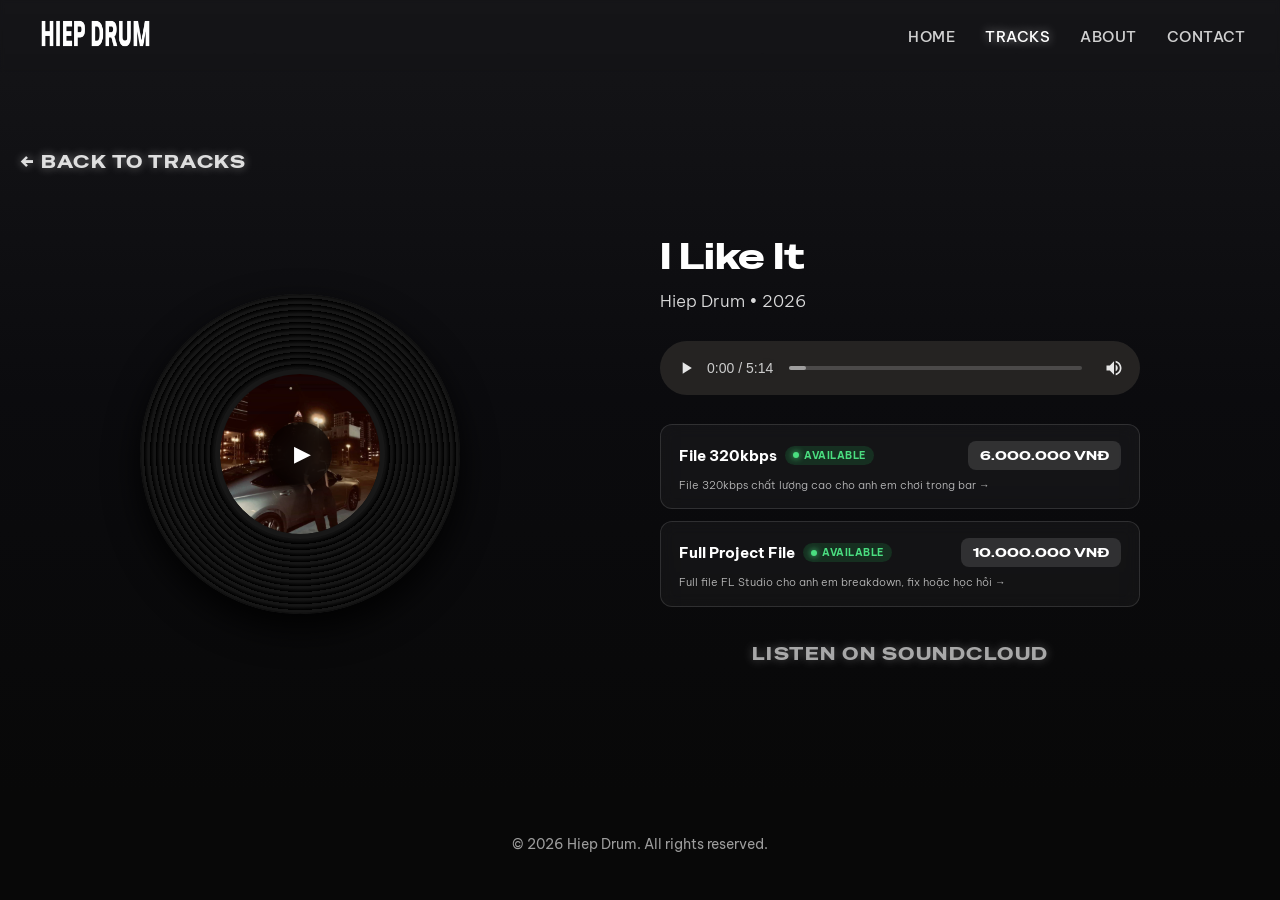
<file: track-detail.html>
<!DOCTYPE html>
<html lang="en">
<head>
    <meta charset="UTF-8">
    <meta name="viewport" content="width=device-width, initial-scale=1.0, viewport-fit=cover">
    <title id="pageTitle">Track | HIEP DRUM</title>
    
    <!-- Google Fonts -->
    <link rel="preconnect" href="https://fonts.googleapis.com">
    <link rel="preconnect" href="https://fonts.gstatic.com" crossorigin>
    <link href="https://fonts.googleapis.com/css2?family=Be+Vietnam+Pro:wght@300;400;500;600;700&family=Special+Gothic+Expanded+One&display=swap" rel="stylesheet">
    
    <link rel="stylesheet" href="style.css">
    <script src="script.js" defer></script>
</head>
<body>

    <!-- Header / Navbar -->
    <header class="header tracks-header">
        <div class="navbar-wrapper">
            <div class="container navbar">
                <div class="logo">
                    <a href="index.html#home"><img src="images/logo.png" alt="Hiep Drum Logo" width="120"></a>
                </div>
                <nav>
                    <ul>
                        <li><a href="index.html#home">Home</a></li>
                        <li><a href="tracks.html" class="active">Tracks</a></li>
                        <li><a href="index.html#about">About</a></li>
                        <li><a href="index.html#contact">Contact</a></li>
                    </ul>
                </nav>
            </div>
        </div>
    </header>

    <!-- Track Detail Section -->
    <main class="all-tracks-page">
        <div class="container">
            <div class="back-home-container" style="text-align: left; margin-bottom: 30px;">
                <a href="tracks.html" class="tracks-btn">&larr; Back to Tracks</a>
            </div>

            <div class="about-container track-detail-container">
    
                <!-- Vinyl Disc Player Display -->
                <div class="vinyl-player-wrapper">
                    <div class="vinyl-record" id="vinylRecord">
                        <div class="vinyl-grooves"></div>
                        <div class="record-center-label">
                            <img id="trackCover" src="" alt="Cover" class="record-cover">
                            <div class="record-hole"></div>
                        </div>
                    </div>
                    <button class="vinyl-play-btn" id="vinylPlayBtn" type="button" aria-label="Toggle Play">&#9654;</button>
                </div>
                
                <!-- Song Details & Streaming Player -->
                <div class="about-text track-detail-info">
                    <h1 class="track-title" id="trackTitle">Loading...</h1>
                    <p class="track-subtitle" id="trackArtist">Hiep Drum &bull; 2026</p>

                    <div class="audio-player-container">
                        <audio id="trackAudio" controls controlsList="nodownload noplaybackrate">
                            <source id="audioSource" src="" type="audio/mpeg">
                            Your browser does not support the audio element.
                        </audio>
                    </div>

                    <!-- Track Offer Cards -->
                    <div class="track-offer-box">
                        <a href="index.html#contact" class="offer-item clickable-offer">
                            <div class="offer-header">
                                <div class="offer-title-group">
                                    <span class="offer-tag">File 320kbps</span>
                                    <span class="status-badge available">AVAILABLE</span>
                                </div>
                                <span class="offer-price" id="price320">-</span>
                            </div>
                            <p class="offer-desc">File 320kbps chất lượng cao cho anh em chơi trong bar &rarr;</p>
                        </a>

                        <a href="index.html#contact" class="offer-item clickable-offer">
                            <div class="offer-header">
                                <div class="offer-title-group">
                                    <span class="offer-tag">Full Project File</span>
                                    <span class="status-badge available">AVAILABLE</span>
                                </div>
                                <span class="offer-price" id="priceProject">-</span>
                            </div>
                            <p class="offer-desc">Full file FL Studio cho anh em breakdown, fix hoặc học hỏi &rarr;</p>
                        </a>
                    </div>

                    <div class="social-links">
                        <a id="soundcloudLink" href="#" target="_blank" rel="noopener noreferrer" class="tracks-btn">
                            Listen on SoundCloud
                        </a>
                    </div>
                </div>
            </div>
        </div>
    </main>

    <!-- Footer -->
    <footer class="copyright">
        <p>&copy; 2026 Hiep Drum. All rights reserved.</p>
    </footer>

</body>
</html>
</file>
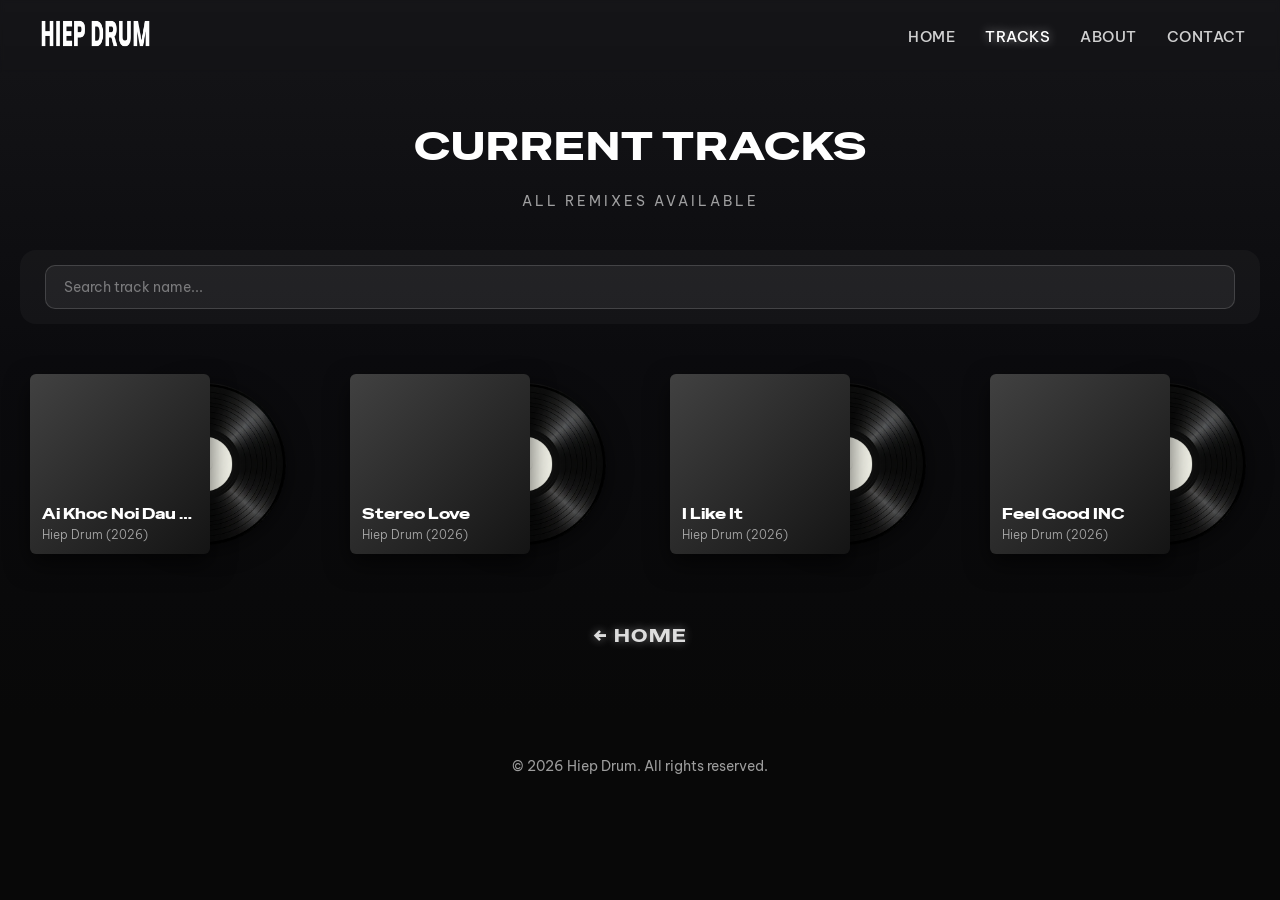
<file: tracks.html>
<!DOCTYPE html>
<html lang="en">
<head>
    <meta charset="UTF-8">
    <meta name="viewport" content="width=device-width, initial-scale=1.0, viewport-fit=cover">
    <title>All Tracks | HIEP DRUM</title>
    
    <!-- Google Fonts -->
    <link rel="preconnect" href="https://fonts.googleapis.com">
    <link rel="preconnect" href="https://fonts.gstatic.com" crossorigin>
    <link href="https://fonts.googleapis.com/css2?family=Be+Vietnam+Pro:wght@300;400;500;600;700&family=Special+Gothic+Expanded+One&display=swap" rel="stylesheet">
    
    <link rel="stylesheet" href="style.css">
</head>
<body>

    <!-- Header / Navbar -->
    <header class="header tracks-header">
        <div class="navbar-wrapper">
            <div class="container navbar">
                <div class="logo">
                    <a href="index.html#home"><img src="images/logo.png" alt="Hiep Drum Logo" width="120"></a>
                </div>
                <nav>
                    <ul>
                        <li><a href="index.html#home">Home</a></li>
                        <li><a href="tracks.html" class="active">Tracks</a></li>
                        <li><a href="index.html#about">About</a></li>
                        <li><a href="index.html#contact">Contact</a></li>
                    </ul>
                </nav>
            </div>
        </div>
    </header>

    <!-- Main All Tracks Content -->
    <main class="all-tracks-page">
        <div class="container">
            <div class="page-title-box">
                <h1 class="section-title">CURRENT TRACKS</h1>
                <p class="subtitle">ALL REMIXES AVAILABLE</p>
            </div>

            <!-- Search Bar -->
            <div class="tracks-filter-bar">
                <input type="text" id="trackSearch" placeholder="Search track name..." onkeyup="filterTracks()">
            </div>

            <!-- Full Tracks Grid -->
            <div class="tracks-page-grid" id="allTracksGrid">

                <!-- Track 1 -->
                <div class="vinyl-card track-item" data-title="ai khoc noi dau nay">
                    <a href="track-detail.html?track=ai-khoc-noi-dau-nay" class="vinyl-card-link">
                        <div class="sleeve">
                            <h3>Ai Khoc Noi Dau Nay</h3>
                            <p>Hiep Drum (2026)</p>
                        </div>
                        <img src="images/disc.png" alt="Ai Khoc Noi Dau Nay Disc" class="disc">
                    </a>
                </div>

                <!-- Track 2 -->
                <div class="vinyl-card track-item" data-title="stereo love">
                    <a href="track-detail.html?track=stereo-love" class="vinyl-card-link">
                        <div class="sleeve">
                            <h3>Stereo Love</h3>
                            <p>Hiep Drum (2026)</p>
                        </div>
                        <img src="images/disc.png" alt="Stereo Love Disc" class="disc">
                    </a>
                </div>

                <!-- Track 3 -->
                <div class="vinyl-card track-item" data-title="i like it">
                    <a href="track-detail.html?track=i-like-it" class="vinyl-card-link">
                        <div class="sleeve">
                            <h3>I Like It</h3>
                            <p>Hiep Drum (2026)</p>
                        </div>
                        <img src="images/disc.png" alt="I Like It Disc" class="disc">
                    </a>
                </div>

                <!-- Track 4 -->
                <div class="vinyl-card track-item" data-title="feel good inc">
                    <a href="track-detail.html?track=feel-good-inc" class="vinyl-card-link">
                        <div class="sleeve">
                            <h3>Feel Good INC</h3>
                            <p>Hiep Drum (2026)</p>
                        </div>
                        <img src="images/disc.png" alt="Feel Good INC Disc" class="disc">
                    </a>
                </div>
                
            </div>

            <div class="back-home-container">
                <a href="index.html#home" class="tracks-btn">&larr; Home</a>
            </div>
        </div>
    </main>

    <!-- Footer -->
    <footer class="copyright">
        <p>&copy; 2026 Hiep Drum. All rights reserved.</p>
    </footer>

    <!-- Interactive Track Filtering Script -->
    <script>
        function filterTracks() {
            const input = document.getElementById('trackSearch').value.toLowerCase();
            const grid = document.getElementById('allTracksGrid');
            const items = grid.getElementsByClassName('track-item');

            for (let i = 0; i < items.length; i++) {
                const title = items[i].getAttribute('data-title');
                if (title.includes(input)) {
                    items[i].style.display = "";
                } else {
                    items[i].style.display = "none";
                }
            }
        }
    </script>
</body>
</html>
</file>
<file: style.css>
/* --- Global Styles --- */
* {
    margin: 0;
    padding: 0;
    box-sizing: border-box;
}

html {
    scroll-behavior: smooth;
}

body {
    background-color: #080808;
    color: #ffffff;
    font-family: 'Be Vietnam Pro', sans-serif;
    overflow-x: hidden;
}

a {
    text-decoration: none;
    color: inherit;
    transition: all 0.3s ease;
}

.container {
    max-width: 1400px;
    margin: 0 auto;
    padding: 0 20px;
}

/* --- Navigation Header --- */
.header {
    width: 100%;
    min-height: 100vh;
    background: linear-gradient(180deg, rgba(0, 0, 0, 0.4) 0%, #000000b7 80%, #080808 100%), 
                url('images/banner.png') center 25% / cover no-repeat;
    display: flex;
    flex-direction: column;
    justify-content: space-between;
    position: relative;
}

.navbar-wrapper {
    position: fixed;
    top: 0;
    left: 0;
    width: 100%;
    z-index: 1000;
    backdrop-filter: blur(2px);
    -webkit-backdrop-filter: blur(2px);
}

.navbar {
    display: flex;
    align-items: center;
    justify-content: space-between;
    padding: 18px 35px;
}

nav ul {
    display: flex;
    list-style: none;
    gap: 30px;
}

nav ul li a {
    font-size: 15px;
    font-weight: 500;
    letter-spacing: 0.5px;
    color: rgba(255, 255, 255, 0.8);
    text-transform: uppercase;
}

nav ul li a:hover,
nav ul li a.active {
    color: #ffffff;
    text-shadow: 0 0 10px rgba(255, 255, 255, 0.5);
}

/* --- Hero Section --- */
.hero-content {
    flex: 1;
    display: flex;
    align-items: center;
    justify-content: center;
    text-align: center;
    padding-top: 140px;
    padding-bottom: 60px;
}

.hero-text h1 {
    font-family: 'Special Gothic Expanded One', sans-serif;
    font-size: clamp(48px, 8vw, 96px);
    line-height: 1.1;
    letter-spacing: 2px;
    color: #ffffff;
    margin-bottom: 10px;
    text-shadow: 0 0 30px rgba(0, 0, 0, 0.8);
}

.hero-text .subtitle {
    font-size: 18px;
    font-weight: 300;
    letter-spacing: 4px;
    color: rgba(255, 255, 255, 0.7);
    margin-bottom: 50px;
}

.social-links {
    display: flex;
    justify-content: center;
    align-items: center;
    gap: 35px;
}

.social-links a {
    display: flex;
    align-items: center;
    justify-content: center;
    opacity: 0.75;
}

.social-links a img {
    height: 40px;
    width: auto;
    filter: brightness(0) invert(1);
    transition: transform 0.3s ease, filter 0.3s ease;
}

.social-links a[aria-label="TikTok"] img {
    height: 30px;
}

.social-links a:hover {
    opacity: 1;
}

.social-links a:hover img {
    transform: translateY(-4px) scale(1.05);
    filter: brightness(0) invert(1) drop-shadow(0 0 8px rgba(255, 255, 255, 0.6));
}

/* --- Section Titles --- */
.section-title {
    font-family: 'Special Gothic Expanded One', sans-serif;
    font-size: clamp(28px, 4vw, 40px);
    text-align: center;
    margin-bottom: 60px;
    font-weight: 300;
    letter-spacing: 1px;
}

/* --- Featured Tracks --- */
.projects {
    padding-top: 200px;
    padding-bottom: 100px;
}

.tracks-grid {
    display: flex;
    flex-wrap: nowrap;
    justify-content: space-between;
    align-items: center;
    gap: 10px;
    width: 100%;
    margin-bottom: 50px;
}

.vinyl-card {
    position: relative;
    display: flex;
    align-items: center;
    flex: 1 1 25%;
    max-width: 25%;
}

.vinyl-card-link {
    display: flex;
    align-items: center;
    text-decoration: none;
    color: inherit;
    width: 100%;
    cursor: pointer;
}

.sleeve {
    position: relative;
    z-index: 2;
    width: clamp(120px, 15vw, 190px);
    height: clamp(120px, 15vw, 190px);
    background: linear-gradient(135deg, #414141, #141414);
    border-radius: 6px;
    padding: 12px;
    display: flex;
    flex-direction: column;
    justify-content: flex-end;
    box-shadow: 0 10px 25px rgba(0, 0, 0, 0.6);
    flex-shrink: 0;
}

.sleeve h3 {
    font-family: 'Special Gothic Expanded One', sans-serif;
    font-size: clamp(11px, 1.2vw, 15px);
    font-weight: 200;
    color: #ffffff;
    margin-bottom: 4px;
    line-height: 1.2;
    white-space: nowrap;
    overflow: hidden;
    text-overflow: ellipsis;
}

.sleeve p {
    font-size: clamp(9px, 0.9vw, 12px);
    color: rgba(255, 255, 255, 0.6);
    font-weight: 300;
    white-space: nowrap;
    overflow: hidden;
    text-overflow: ellipsis;
}

.disc {
    position: relative;
    z-index: 1;
    width: clamp(110px, 14vw, 180px);
    height: clamp(110px, 14vw, 180px);
    margin-left: clamp(-70px, -8vw, -90px);
    transition: transform 0.4s cubic-bezier(0.25, 1, 0.5, 1);
    filter: drop-shadow(0 4px 12px rgba(0, 0, 0, 0.5));
    flex-shrink: 0;
}

.vinyl-card-link:hover .disc {
    transform: translateX(clamp(15px, 2.5vw, 30px)) rotate(45deg);
}

.cta-container {
    text-align: center;
    margin-top: 30px;
}

.tracks-btn {
    display: inline-flex;
    align-items: center;
    gap: 8px;
    color: #ffffffd7;
    font-family: 'Special Gothic Expanded One', 'Be Vietnam Pro', sans-serif;
    font-size: 18px;
    font-weight: 500;
    letter-spacing: 1.5px;
    text-transform: uppercase;
    padding: 10px 0;
    border: none;
    background: transparent;
    transition: all 0.3s cubic-bezier(0.25, 1, 0.5, 1);
    text-shadow: 0 0 10px rgba(255, 255, 255, 0.4);
}

.tracks-btn:hover {
    color: #ffffff;
    background: transparent;
    transform: translateY(-2px);
    text-shadow: 0 0 18px rgba(255, 255, 255, 0.9), 0 0 30px rgba(255, 255, 255, 0.5);
    letter-spacing: 2px;
}

/* --- About Section --- */
.about {
    padding-top: 100px;
    padding-bottom: 250px;
}

.about-container {
    display: flex;
    align-items: center;
    justify-content: space-between;
    gap: 150px;
}

.about-text {
    flex: 1;
    max-width: 550px;
}

.about-text h2 {
    font-family: 'Special Gothic Expanded One', sans-serif;
    font-size: clamp(28px, 4vw, 36px);
    margin-bottom: 25px;
    font-weight: 300;
}

.about-text p {
    font-size: 17px;
    line-height: 1.8;
    color: rgba(255, 255, 255, 0.85);
    font-weight: 300;
}

.about-img-wrapper {
    flex: 1;
    display: flex;
    justify-content: center;
}

.about-img-wrapper img {
    max-width: 100%;
    width: 420px;
    height: auto;
    border-radius: 16px;
    box-shadow: 0 15px 35px rgba(0, 0, 0, 0.5);
    mask-image: linear-gradient(to bottom, rgba(0, 0, 0, 1) 75%, rgba(0, 0, 0, 0) 100%);
    -webkit-mask-image: linear-gradient(to bottom, rgba(0, 0, 0, 1) 75%, rgba(0, 0, 0, 0) 100%);
    opacity: 0;
    transform: translateY(30px);
    transition: opacity 0.8s ease, transform 0.8s ease;
}

.about-img-wrapper img.visible {
    opacity: 1;
    transform: translateY(0);
}

/* --- Contact Section --- */
.contact {
    min-height: 90vh;
    padding: 70px 20px 50px 20px;
    background: linear-gradient(180deg, #080808 0%, rgba(0,0,0,0.3) 30%, rgba(0,0,0,0.2) 30%, #080808 100%),
                url('images/contact-bg.gif') center/cover no-repeat;
    display: flex;
    flex-direction: column;
    align-items: center;
    justify-content: center;
}

.contact-box {
    width: 100%;
    max-width: 700px;
    padding: 45px;
    background: rgba(18, 18, 18, 0.2);
    border-radius: 20px;
    backdrop-filter: blur(16px);
    -webkit-backdrop-filter: blur(16px);
    box-shadow: 0 20px 40px rgba(0, 0, 0, 0.7);
}

.contact-box h2 {
    font-family: 'Special Gothic Expanded One', sans-serif;
    font-size: 32px;
    text-align: center;
    font-weight: 300;
    margin-bottom: 30px;
}

.input-row {
    display: flex;
    gap: 15px;
    margin-bottom: 15px;
}

.input-row input,
.contact-box textarea {
    width: 100%;
    padding: 16px 20px;
    border: 1px solid rgba(255, 255, 255, 0.15);
    border-radius: 12px;
    background: rgba(255, 255, 255, 0.05);
    color: #ffffff;
    font-size: 15px;
    outline: none;
    font-family: 'Be Vietnam Pro', sans-serif;
    transition: all 0.3s ease;
}

.input-row input::placeholder,
.contact-box textarea::placeholder {
    color: rgba(255, 255, 255, 0.4);
}

.input-row input:focus,
.contact-box textarea:focus {
    border-color: #ffffff;
    background: rgba(255, 255, 255, 0.1);
    box-shadow: 0 0 10px rgba(255, 255, 255, 0.1);
}

.contact-box textarea {
    resize: vertical;
    min-height: 120px;
    margin-bottom: 20px;
}

.contact-box button {
    width: 100%;
    padding: 16px;
    border: none;
    border-radius: 12px;
    background: #ffffff;
    color: #2b2b2b;
    font-weight: 700;
    font-size: 16px;
    cursor: pointer;
    transition: all 0.3s ease;
}

.contact-box button:hover {
    background: #e0e0e0;
    transform: translateY(-2px);
    box-shadow: 0 0 20px rgba(255, 255, 255, 0.4);
    color: #080808;
}

.contact-links {
    display: flex;
    justify-content: center;
    gap: 25px;
    margin-top: 30px;
}

.contact-links a {
    width: 55px;
    height: 55px;
    border-radius: 50%;
    display: flex;
    align-items: center;
    justify-content: center;
    background: rgba(255, 255, 255, 0.08);
    backdrop-filter: blur(8px);
    transition: all 0.3s ease;
}

.contact-links a img {
    height: 26px;
    width: auto;
    filter: brightness(0) invert(1);
}

.contact-links a:hover {
    background: rgba(255, 255, 255, 0.25);
    transform: translateY(-4px);
    box-shadow: 0 0 20px rgba(255, 255, 255, 0.4);
}

/* --- Footer --- */
.copyright {
    padding: 30px 20px;
    text-align: center;
    margin-top: 10px;
}

.copyright p {
    color: rgba(255, 255, 255, 0.6);
    font-size: 14px;
}

/* --- All Tracks Page Styling --- */
.tracks-header {
    min-height: auto;
    background: none;
}

.all-tracks-page {
    padding-top: 120px;
    padding-bottom: 60px;
    background: linear-gradient(180deg, #151518 0%, #0b0b0e 50%, #080808 100%);
    background-size: cover;
    background-repeat: no-repeat;
    min-height: auto;
}

.page-title-box {
    text-align: center;
    margin-bottom: 40px;
}

.page-title-box .subtitle {
    font-size: 14px;
    letter-spacing: 3px;
    color: rgba(255, 255, 255, 0.6);
    margin-top: -40px;
}

/* Filter & Search Bar */
.tracks-filter-bar {
    display: flex;
    justify-content: space-between;
    align-items: center;
    flex-wrap: wrap;
    gap: 20px;
    margin-bottom: 50px;
    background: rgba(255, 255, 255, 0.03);
    padding: 15px 25px;
    border-radius: 16px;
}

.tracks-filter-bar input {
    flex: 1;
    min-width: 220px;
    padding: 12px 18px;
    background: rgba(255, 255, 255, 0.06);
    border: 1px solid rgba(255, 255, 255, 0.15);
    border-radius: 10px;
    color: #ffffff;
    font-size: 14px;
    outline: none;
    font-family: 'Be Vietnam Pro', sans-serif;
}

.tracks-filter-bar input::placeholder {
    color: rgba(255, 255, 255, 0.4);
}

.tracks-page-grid {
    display: grid;
    grid-template-columns: repeat(auto-fill, minmax(280px, 1fr));
    gap: 40px;
    justify-items: center;
    margin-bottom: 60px;
}

.track-item {
    flex: none;
    max-width: 100%;
}

.track-item .sleeve {
    position: relative;
    width: 180px;
    height: 180px;
}

.track-item .disc {
    width: 170px;
    height: 170px;
    margin-left: -90px;
}

.back-home-container {
    text-align: center;
    margin-top: 20px;
    border: none;
    background: transparent;
}

/* Vinyl Container Wrapper */
.vinyl-player-wrapper {
    position: relative;
    width: 320px;
    height: 320px;
    display: flex;
    align-items: center;
    justify-content: center;
}

.vinyl-record {
    position: relative;
    width: 100%;
    height: 100%;
    border-radius: 50%;
    background: #0d0d0d;
    box-shadow: 0 15px 35px rgba(0, 0, 0, 0.9),
                inset 0 0 0 2px rgba(255, 255, 255, 0.08);
    display: flex;
    align-items: center;
    justify-content: center;
    overflow: hidden;
    animation: spinVinyl 3.5s linear infinite;
    animation-play-state: paused;
    transition: transform 0.5s ease;
}

.record-center-label {
    position: relative;
    width: 50%;
    height: 50%;
    border-radius: 50%;
    overflow: hidden;
    z-index: 2;
    box-shadow: 0 0 0 5px #181818, 0 0 15px rgba(0, 0, 0, 0.9);
    display: flex;
    align-items: center;
    justify-content: center;
}

.vinyl-grooves {
    position: absolute;
    top: 0;
    left: 0;
    width: 100%;
    height: 100%;
    border-radius: 50%;
    background: 
        repeating-radial-gradient(
            circle at center,
            #161616 0px,
            #161616 2px,
            #0a0a0a 4px,
            #000000 6px
        ),
        conic-gradient(
            from 30deg at 50% 50%,
            rgba(255, 255, 255, 0.15) 0deg,
            transparent 50deg,
            rgba(255, 255, 255, 0.15) 180deg,
            transparent 230deg,
            rgba(255, 255, 255, 0.15) 360deg
        );
    pointer-events: none;
    z-index: 1;
}

.record-cover {
    width: 100%;
    height: 100%;
    object-fit: cover;
    border-radius: 50%;
}

.record-hole {
    position: absolute;
    top: 50%;
    left: 50%;
    transform: translate(-50%, -50%);
    width: 14px;
    height: 14px;
    background-color: #080808;
    border: 2px solid rgba(255, 255, 255, 0.25);
    border-radius: 50%;
    z-index: 3;
    pointer-events: none;
}

.vinyl-play-btn {
    position: absolute;
    top: 50%;
    left: 50%;
    transform: translate(-50%, -50%);
    z-index: 10;
    width: 64px;
    height: 64px;
    border-radius: 50%;
    border: none;
    background: rgba(0, 0, 0, 0.65);
    backdrop-filter: blur(10px);
    -webkit-backdrop-filter: blur(10px);
    color: #ffffff;
    font-size: 22px;
    display: flex;
    align-items: center;
    justify-content: center;
    cursor: pointer;
    transition: all 0.3s cubic-bezier(0.25, 1, 0.5, 1);
    box-shadow: 0 8px 25px rgba(0, 0, 0, 0.8);
    padding-left: 4px;
    outline: none;
}

.vinyl-play-btn:hover {
    background: rgba(255, 255, 255, 0.95);
    color: #000000;
    transform: translate(-50%, -50%) scale(1.12);
    box-shadow: 0 0 25px rgba(255, 255, 255, 0.6);
}

.vinyl-play-btn.is-playing {
    padding-left: 0;
}

.vinyl-record.is-playing {
    animation-play-state: running;
}

@keyframes spinVinyl {
    from { transform: rotate(0deg); }
    to { transform: rotate(360deg); }
}

/* --- Single Track Detail Page Layout --- */
.track-detail-container {
    display: flex;
    align-items: center;
    justify-content: center;
    gap: 200px;
    padding: 20px 0 60px 0;
}

.track-detail-info {
    max-width: 480px;
    width: 100%;
    text-align: left;
}

.track-title {
    font-family: 'Special Gothic Expanded One', sans-serif;
    font-size: 36px;
    font-weight: 300;
    margin-bottom: 6px;
}

.track-subtitle {
    color: rgba(255, 255, 255, 0.6);
    font-size: 15px;
    margin-bottom: 24px;
}

.audio-player-container {
    margin: 15px 0 25px 0;
    width: 100%;
}

.audio-player-container audio {
    width: 100%;
    filter: invert(0.9);
}

.track-offer-box {
    display: flex;
    flex-direction: column;
    gap: 12px;
    margin-bottom: 25px;
    width: 100%;
}

.clickable-offer {
    display: block;
    width: 100%;
    text-decoration: none;
    background: rgba(255, 255, 255, 0.04);
    border: 1px solid rgba(255, 255, 255, 0.12);
    border-radius: 12px;
    padding: 16px 18px;
    backdrop-filter: blur(8px);
    transition: all 0.3s ease;
}

.clickable-offer:hover {
    background: rgba(255, 255, 255, 0.07);
    border-color: rgba(255, 255, 255, 0.3);
    transform: translateY(-2px);
}

.offer-header {
    display: flex;
    justify-content: space-between;
    align-items: center;
    gap: 12px;
    margin-bottom: 8px;
}

.offer-title-group {
    display: flex;
    align-items: center;
    gap: 8px;
}

.offer-tag {
    font-weight: 700;
    font-size: 15px;
    color: #ffffff;
    white-space: nowrap;
}

.status-badge {
    font-size: 10px;
    font-weight: 700;
    padding: 3px 8px;
    border-radius: 20px;
    text-transform: uppercase;
    letter-spacing: 0.5px;
    display: inline-flex;
    align-items: center;
    white-space: nowrap;
}

.status-badge.available {
    background: rgba(34, 197, 94, 0.15);
    color: #4ade80;
}

.status-badge.available::before {
    content: '';
    display: inline-block;
    width: 6px;
    height: 6px;
    background-color: #4ade80;
    border-radius: 50%;
    margin-right: 5px;
    box-shadow: 0 0 6px #4ade80;
}

.offer-price {
    font-family: 'Special Gothic Expanded One', sans-serif;
    font-size: 13px;
    color: #ffffff;
    background: rgba(255, 255, 255, 0.12);
    padding: 6px 12px;
    border-radius: 8px;
    white-space: nowrap;
    flex-shrink: 0;
}

.track-offer-box .offer-desc {
    font-size: 10.5px;
    line-height: 1.4;
    color: rgba(255, 255, 255, 0.7);
    margin: 0;
}

/* --- Mobile Responsiveness --- */
@media (max-width: 768px) {

    .navbar-wrapper {
        top: 0;
        left: 0;
        width: 100%;
        padding-top: env(safe-area-inset-top);
    }

    body {
        margin: 0;
        padding: 0;
    }

    .header {
        margin-top: 0;
        padding-top: 0;
    }
    
    .navbar {
        flex-direction: column;
        gap: 6px;
        margin-bottom: 10px;
        padding: 10px 15px;
    }

    nav ul {
        justify-content: center;
        gap: 20px;
        width: 100%;
    }

    nav ul li a {
        font-size: 13px;
    }

    .hero-content {
        padding-top: 160px;
    }

    /* --- Updated Tracks Grid for Mobile (2 columns) --- */
    .tracks-page-grid {
        grid-template-columns: repeat(2, 1fr);
        gap: 35px 12px;
        padding: 0 10px;
        width: 100%;
        box-sizing: border-box;
    }

    .track-item {
        width: 100%;
        display: flex;
        justify-content: center;
    }

    .track-item .vinyl-card-link {
        justify-content: center;
    }

    .track-item .sleeve {
        width: 110px;
        height: 110px;
        padding: 9px;
    }

    .track-item .sleeve h3 {
        font-size: 10.5px;
    }

    .track-item .sleeve p {
        font-size: 8.5px;
    }

    .track-item .disc {
        width: 100px;
        height: 100px;
        margin-left: -45px;
    }

    /* --- Offer Box Text & Price Tag Adjustments for Mobile --- */
    .clickable-offer {
        padding: 12px 14px;
    }

    .offer-tag {
        font-size: 12px;
    }

    .status-badge {
        font-size: 8px;
        padding: 2px 6px;
    }

    .status-badge.available::before {
        width: 5px;
        height: 5px;
        margin-right: 4px;
    }

    .offer-price {
        font-size: 9.5px;
        padding: 4px 8px;
    }

    .track-offer-box .offer-desc {
        font-size: 8.5px !important;
        line-height: 1.3 !important;
    }

    .tracks-grid {
        flex-wrap: wrap;
        justify-content: center;
        gap: 25px 20px;
    }

    .vinyl-card {
        flex: 0 0 calc(50% - 10px);
        max-width: calc(50% - 10px);
        justify-content: center;
    }

    .sleeve {
        width: clamp(70px, 30vw, 150px);
        height: clamp(70px, 30vw, 150px);
    }

    .disc {
        width: clamp(70px, 30vw, 140px);
        height: clamp(70px, 30vw, 140px);
        margin-left: clamp(-130px, -15vw, -70px);
    }

    .about-container {
        flex-direction: column;
        text-align: center;
        gap: 40px !important;
    }

    .about-text {
        max-width: 100%;
    }

    .about-text p {
        font-size: 13px !important;
    }

    .input-row {
        flex-direction: column;
        gap: 12px;
    }

    .contact {
        padding: 50px 15px 30px 15px;
    }

    .contact-box {
        padding: 25px 18px;
    }

    .track-detail-container {
        flex-direction: column !important;
        gap: 25px !important;
        padding: 0;
    }

    .vinyl-player-wrapper {
        width: 240px;
        height: 240px;
    }

    .track-detail-info {
        text-align: center !important;
        display: flex;
        flex-direction: column;
        align-items: center;
        width: 100%;
        max-width: 100%;
        padding: 0 10px;
    }

    .track-title {
        font-size: 28px !important;
        margin-bottom: 4px;
    }

    .track-subtitle {
        font-size: 13px !important;
        margin-bottom: 16px;
    }

    .clickable-offer {
        width: 100% !important;
        text-align: left !important;
    }
}
</file>
